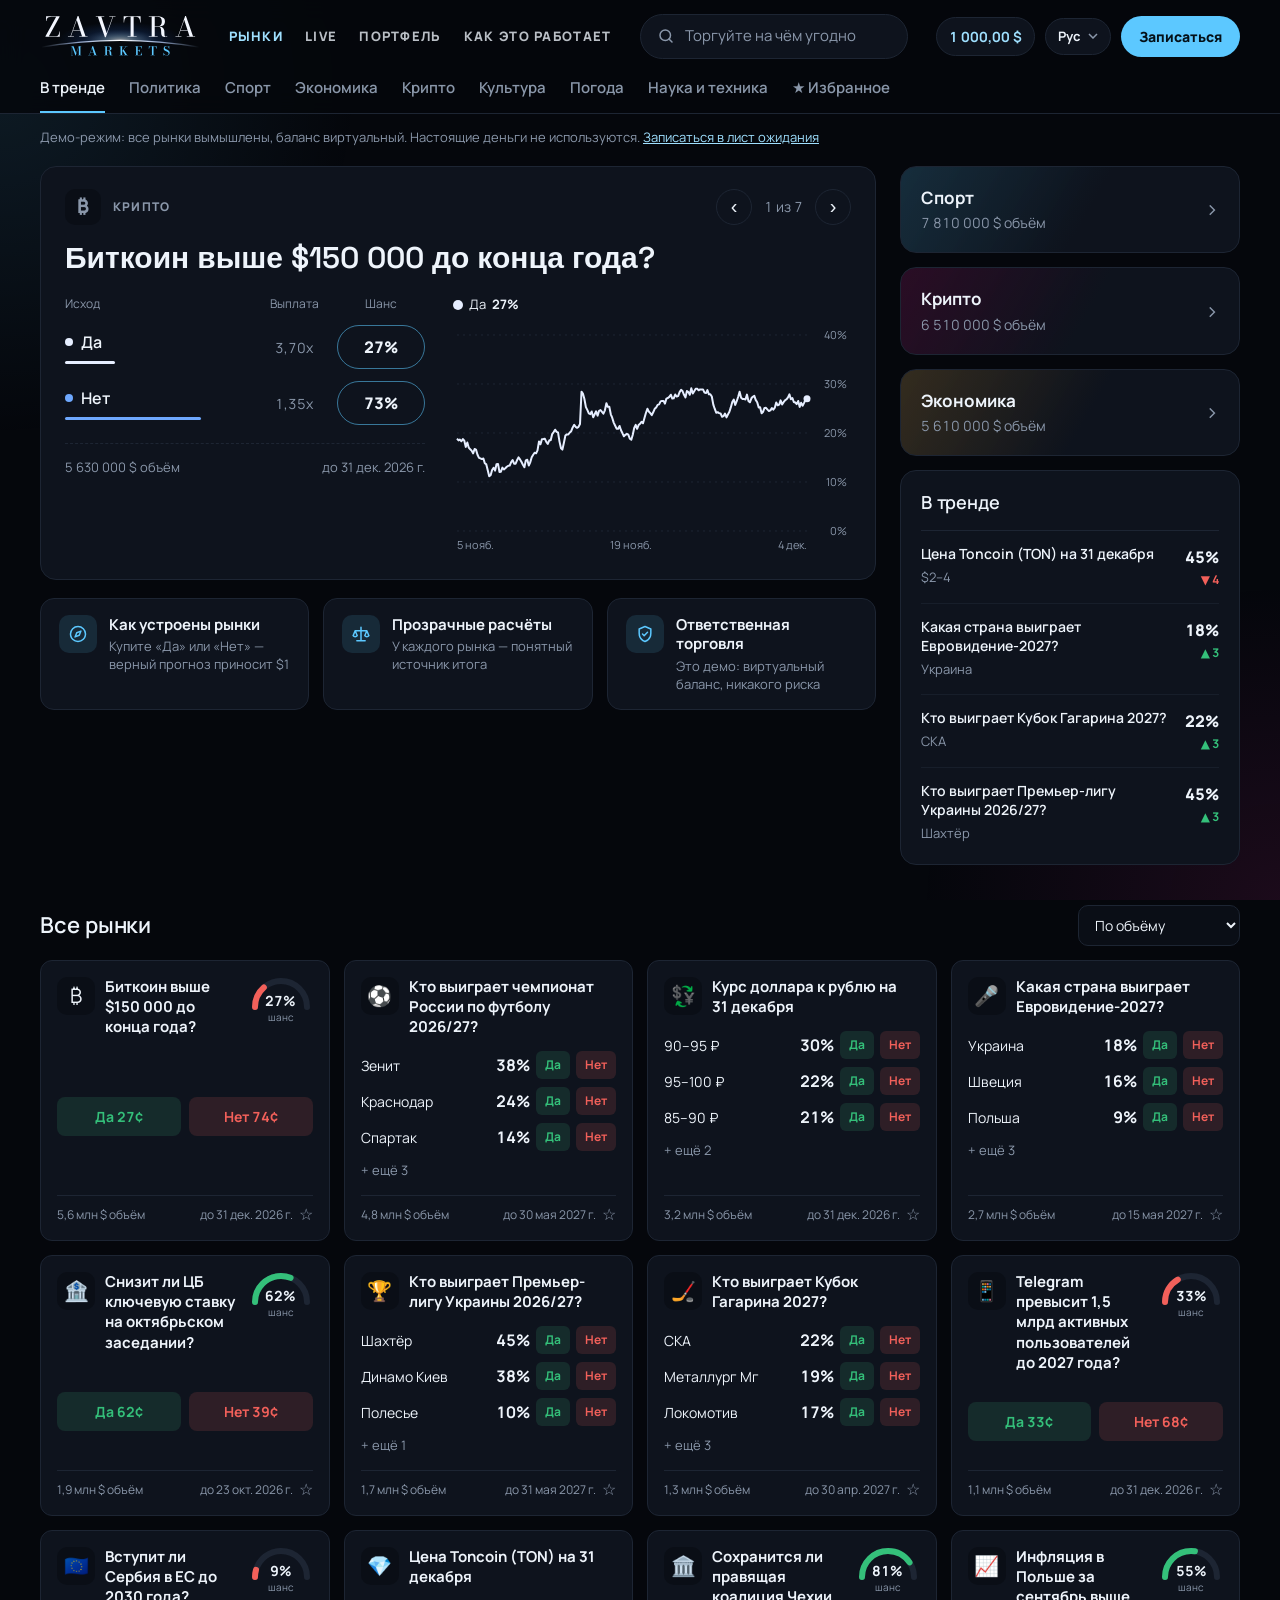
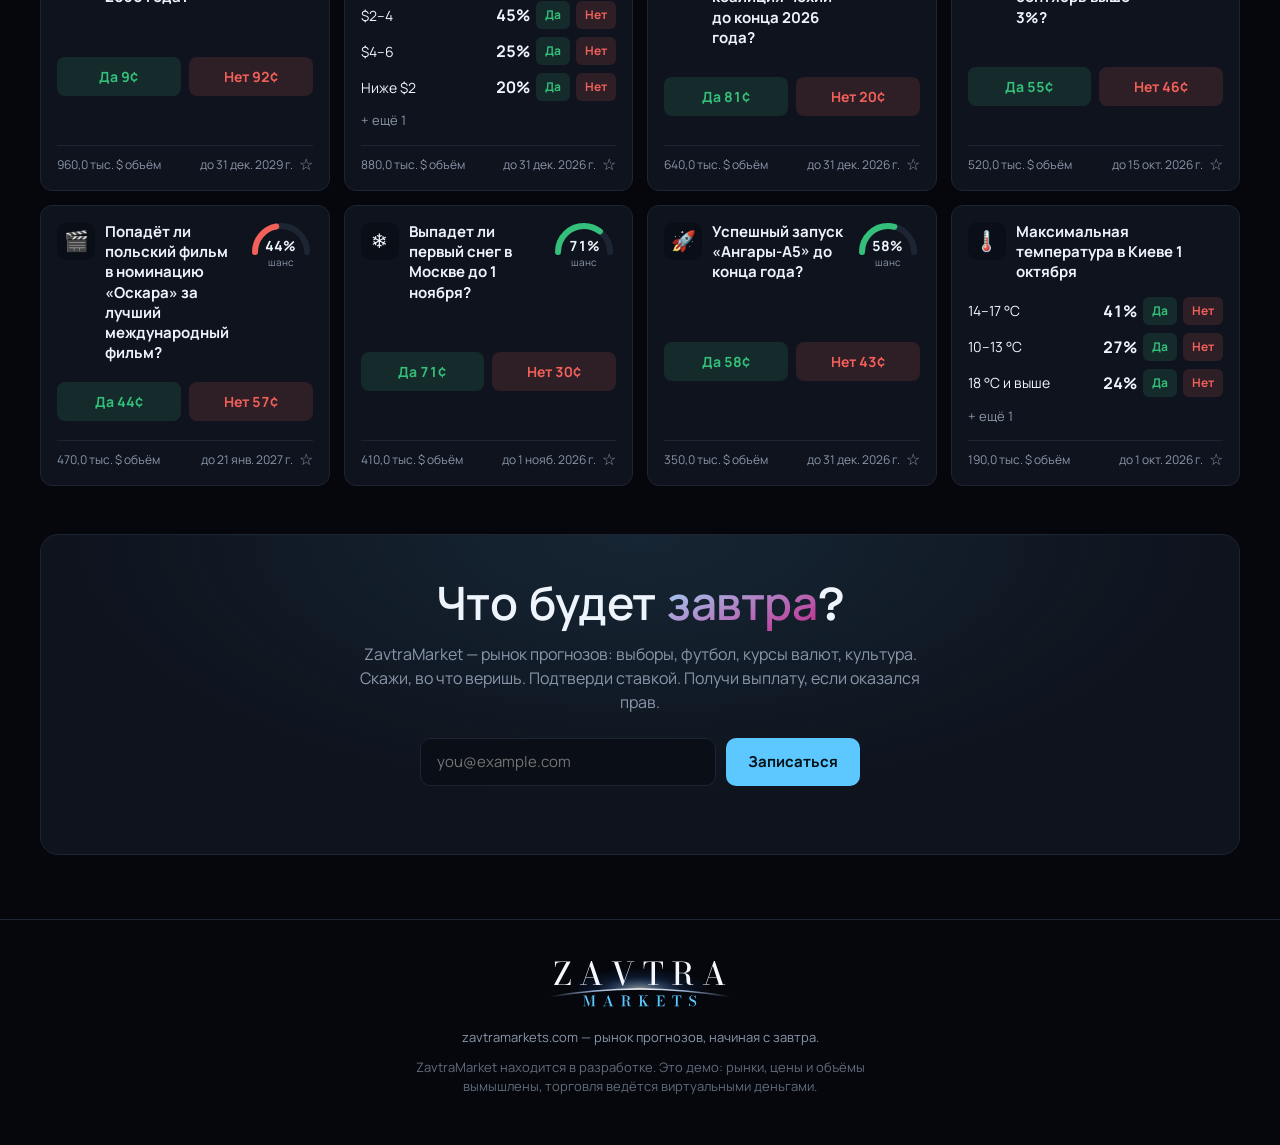
<file: index.html>
<!DOCTYPE html>
<html lang="ru">
<head>
<meta charset="UTF-8">
<meta name="viewport" content="width=device-width, initial-scale=1.0">
<title>ZavtraMarket — Что будет завтра?</title>
<meta name="description" content="ZavtraMarket — рынок прогнозов: политика, спорт, экономика, культура. Попробуйте демо и запишитесь в лист ожидания.">
<link rel="icon" href="data:image/svg+xml,%3Csvg xmlns='http://www.w3.org/2000/svg' viewBox='0 0 24 24'%3E%3Cstyle%3E.l{fill:%230b1020}@media (prefers-color-scheme:dark){.l{fill:%23f4f7ff}}%3C/style%3E%3Cdefs%3E%3CradialGradient id='fg' gradientUnits='userSpaceOnUse' cx='12.0' cy='20.2' r='10.5' gradientTransform='translate(12.0 20.2) scale(1 .6) translate(-12.0 -20.2)'%3E%3Cstop offset='0' stop-color='%23fff'/%3E%3Cstop offset='.2' stop-color='%237fb2ff' stop-opacity='.85'/%3E%3Cstop offset='.55' stop-color='%231f5fd1' stop-opacity='.32'/%3E%3Cstop offset='1' stop-color='%231f5fd1' stop-opacity='0'/%3E%3C/radialGradient%3E%3ClinearGradient id='fr' x1='1' x2='23' gradientUnits='userSpaceOnUse'%3E%3Cstop offset='0' stop-color='%23bcd4ff' stop-opacity='0'/%3E%3Cstop offset='.3' stop-color='%23bcd4ff'/%3E%3Cstop offset='.7' stop-color='%23bcd4ff'/%3E%3Cstop offset='1' stop-color='%23bcd4ff' stop-opacity='0'/%3E%3C/linearGradient%3E%3CclipPath id='fc'%3E%3Cpath d='M0 0H24V23Q12.0 16.8 0 23Z'/%3E%3C/clipPath%3E%3C/defs%3E%3Crect width='24' height='25' fill='url(%23fg)' clip-path='url(%23fc)'/%3E%3Cpath d='M1 23Q12.0 16.8 23 23' fill='none' stroke='url(%23fr)' stroke-width='0.7' stroke-linecap='round'/%3E%3Cpath class='l' transform='translate(6.219 16.6) scale(0.009500 -0.009500)' d='M42 0V72L812 1428H542Q406 1428 330.5 1398.0Q255 1368 218.0 1302.5Q181 1237 161 1130H89V1500H1162V1428L392 72H723Q859 72 934.0 104.0Q1009 136 1045.5 209.5Q1082 283 1102 410H1175V0Z'/%3E%3C/svg%3E">
<link rel="preconnect" href="https://fonts.googleapis.com">
<link rel="preconnect" href="https://fonts.gstatic.com" crossorigin>
<link href="https://fonts.googleapis.com/css2?family=Manrope:wght@400;500;600;700;800&family=Space+Grotesk:wght@500;600;700&display=swap" rel="stylesheet">
<link rel="stylesheet" href="style.css?v=a320ff88">
<link rel="stylesheet" href="app.css?v=f0f92065">
</head>
<body>

<div class="bg-glow" aria-hidden="true"></div>

<header class="topbar">
  <div class="topbar-row">
    <a class="brand" href="#/" aria-label="ZavtraMarket"><svg class="brand-logo" viewBox="-4 0 117.78 30.81" width="160.6" height="42" role="img" aria-label="Zavtra Markets"><defs><radialGradient id="lhg" gradientUnits="userSpaceOnUse" cx="54.89" cy="18.90" r="46.11" gradientTransform="translate(54.89 18.90) scale(1 .3) translate(-54.89 -18.90)"><stop offset="0" stop-color="#fff" stop-opacity=".6"/><stop offset=".25" stop-color="#9fd0ff" stop-opacity=".38"/><stop offset=".6" stop-color="#2f6fe0" stop-opacity=".14"/><stop offset="1" stop-color="#2f6fe0" stop-opacity="0"/></radialGradient><linearGradient id="lhr" gradientUnits="userSpaceOnUse" x1="-3" x2="112.78"><stop offset="0" stop-color="#bcd4ff" stop-opacity="0"/><stop offset=".25" stop-color="#bcd4ff" stop-opacity=".8"/><stop offset=".5" stop-color="#fff"/><stop offset=".75" stop-color="#bcd4ff" stop-opacity=".8"/><stop offset="1" stop-color="#bcd4ff" stop-opacity="0"/></linearGradient><clipPath id="lhs"><path d="M-10 -10H119.78V23.60L112.78 23.60Q54.89 13.60 -3 23.60L-10 23.60Z"/></clipPath></defs><rect x="-4" y="0" width="117.78" height="24.60" fill="url(#lhg)" clip-path="url(#lhs)"/><g fill="#f4f7ff"><path transform="translate(-0.40 16.00) scale(0.01000 -0.01000)" d="M40 0V32L824 1468H475Q339 1468 262.5 1433.5Q186 1399 154.0 1329.0Q122 1259 117 1152H85V1500H1074V1468L289 32H699Q836 32 911.5 68.0Q987 104 1019.0 182.5Q1051 261 1056 388H1089V0Z"/><path transform="translate(15.96 16.00) scale(0.01000 -0.01000)" d="M420 472V504H1054V472ZM823 1529 1342 32H1495V0H885V32H1084L695 1235L275 32H493V0H53V32H238L764 1529Z"/><path transform="translate(36.39 16.00) scale(0.01000 -0.01000)" d="M1498 1500V1468H1323L786 -29H722L202 1468H52V1500H671V1468H461L854 255L1286 1468H1040V1500Z"/><path transform="translate(56.84 16.00) scale(0.01000 -0.01000)" d="M342 0V32H562V1468H383Q297 1468 241.0 1437.5Q185 1407 152.0 1350.0Q119 1293 104.0 1215.0Q89 1137 86 1042H53V1500H1294V1042H1262Q1259 1137 1244.0 1215.0Q1229 1293 1195.5 1350.0Q1162 1407 1106.0 1437.5Q1050 1468 964 1468H785V32H1005V0Z"/><path transform="translate(75.25 16.00) scale(0.01000 -0.01000)" d="M413 758V777H710Q806 777 873.0 816.5Q940 856 974.0 932.5Q1008 1009 1008 1121Q1008 1233 974.0 1310.5Q940 1388 873.0 1428.0Q806 1468 710 1468H53V1500H724Q879 1500 995.5 1459.5Q1112 1419 1176.5 1335.0Q1241 1251 1241 1121Q1241 991 1180.5 911.0Q1120 831 1004.5 794.5Q889 758 724 758ZM53 0V32H706V0ZM267 17V1479H491V17ZM1214 -11Q1123 -11 1072.0 20.5Q1021 52 997.5 106.5Q974 161 967.5 228.0Q961 295 960.0 367.0Q959 439 952.5 506.5Q946 574 922.5 628.0Q899 682 847.0 714.0Q795 746 703 746H413V763H777Q919 763 1003.0 723.5Q1087 684 1129.0 618.0Q1171 552 1185.5 474.0Q1200 396 1201.0 318.0Q1202 240 1205.0 174.0Q1208 108 1226.5 68.5Q1245 29 1296 29Q1328 29 1353.5 35.5Q1379 42 1400 52L1411 22Q1387 9 1335.0 -1.0Q1283 -11 1214 -11Z"/><path transform="translate(94.83 16.00) scale(0.01000 -0.01000)" d="M420 472V504H1054V472ZM823 1529 1342 32H1495V0H885V32H1084L695 1235L275 32H493V0H53V32H238L764 1529Z"/></g><path d="M-3 23.60Q54.89 13.60 112.78 23.60" fill="none" stroke="url(#lhr)" stroke-width=".9" stroke-linecap="round"/><g fill="#5cc8ff"><path transform="translate(18.43 29.61) scale(0.00450 -0.00450)" d="M781 -20 225 1500H489L915 353L1311 1500H1353L829 -20ZM246 1500V39H393V0H62V39H204V1461H52V1500ZM1744 1500V1461H1604V39H1744V0H1182V39H1342V1500Z"/><path transform="translate(31.07 29.61) scale(0.00450 -0.00450)" d="M418 467V506H1046V467ZM855 1529 1371 39H1526V0H881V39H1068L690 1209L281 39H493V0H52V39H235L761 1529Z"/><path transform="translate(42.74 29.61) scale(0.00450 -0.00450)" d="M413 758V781H706Q802 781 868.0 818.0Q934 855 967.5 930.5Q1001 1006 1001 1121Q1001 1236 967.5 1311.5Q934 1387 868.0 1424.0Q802 1461 706 1461H52V1500H736Q896 1500 1017.0 1459.5Q1138 1419 1205.5 1335.0Q1273 1251 1273 1121Q1273 991 1209.5 911.0Q1146 831 1026.0 794.5Q906 758 736 758ZM52 0V39H731V0ZM260 21V1476H522V21ZM1226 -13Q1130 -13 1076.0 19.0Q1022 51 996.5 105.0Q971 159 964.0 226.0Q957 293 956.0 364.5Q955 436 949.0 503.0Q943 570 920.5 624.0Q898 678 846.0 710.0Q794 742 702 742H413V763H814Q955 763 1037.0 723.5Q1119 684 1160.5 619.0Q1202 554 1215.5 477.0Q1229 400 1230.0 323.0Q1231 246 1234.0 181.0Q1237 116 1256.0 76.5Q1275 37 1326 37Q1358 37 1383.0 44.0Q1408 51 1429 61L1442 23Q1418 10 1360.5 -1.5Q1303 -13 1226 -13Z"/><path transform="translate(54.02 29.61) scale(0.00450 -0.00450)" d="M282 434 1114 1461H900V1500H1380V1461H1170L338 434ZM52 0V39H232V1461H52V1500H694V1461H495V39H682V0ZM790 0V39H980L567 769L740 969L1291 39H1470V0Z"/><path transform="translate(65.44 29.61) scale(0.00450 -0.00450)" d="M52 0V39H232V1461H52V1500H1168V1090H1129Q1120 1197 1078.5 1281.0Q1037 1365 959.0 1413.0Q881 1461 764 1461H495V39H744Q881 39 967.0 89.0Q1053 139 1096.5 231.0Q1140 323 1149 450H1188V0ZM807 539Q798 606 765.5 654.5Q733 703 684.5 729.5Q636 756 579 756H445V795H579Q636 795 684.5 819.5Q733 844 765.5 890.5Q798 937 807 1004H846V539Z"/><path transform="translate(75.58 29.61) scale(0.00450 -0.00450)" d="M338 0V39H558V1461H405Q322 1461 265.0 1430.0Q208 1399 172.5 1341.5Q137 1284 118.0 1205.5Q99 1127 92 1032H52V1500H1326V1032H1287Q1281 1127 1261.5 1205.5Q1242 1284 1206.0 1341.5Q1170 1399 1113.5 1430.0Q1057 1461 973 1461H820V39H1040V0Z"/><path transform="translate(86.11 29.61) scale(0.00450 -0.00450)" d="M629 -29Q511 -29 422.5 8.5Q334 46 272 110L138 -20H103V427H142Q165 345 203.5 270.5Q242 196 299.0 137.5Q356 79 434.0 45.0Q512 11 613 11Q713 11 785.5 46.0Q858 81 897.0 145.5Q936 210 936 299Q936 383 892.5 440.0Q849 497 777.5 539.0Q706 581 620.5 617.0Q535 653 449.5 694.0Q364 735 292.5 792.0Q221 849 177.5 931.0Q134 1013 134 1132Q134 1252 194.0 1339.0Q254 1426 352.5 1473.0Q451 1520 567 1520Q660 1520 739.5 1490.5Q819 1461 879 1402L1011 1520H1044V1085H1005Q973 1211 914.0 1299.0Q855 1387 772.0 1432.0Q689 1477 583 1477Q455 1477 387.0 1414.0Q319 1351 319 1248Q319 1173 362.0 1120.5Q405 1068 475.5 1028.0Q546 988 631.0 951.5Q716 915 800.5 871.5Q885 828 955.5 768.5Q1026 709 1069.0 624.0Q1112 539 1112 418Q1112 282 1050.0 181.5Q988 81 879.0 26.0Q770 -29 629 -29Z"/></g></svg></a>
    <nav class="app-nav" id="app-nav">
      <a class="nav-link" data-view="list" href="#/" data-s="navMarkets">Рынки</a>
      <a class="nav-link" data-view="live" href="#/live"><span data-s="navLive">Live</span> <span class="live-count" id="live-count"></span></a>
      <a class="nav-link" data-view="portfolio" href="#/portfolio" data-s="navPortfolio">Портфель</a>
      <a class="nav-link" data-view="how" href="#/how" data-s="howTitle">Как это работает</a>
    </nav>
    <label class="global-search">
      <svg class="search-icon" viewBox="0 0 24 24" width="18" height="18" aria-hidden="true"><circle cx="11" cy="11" r="7" fill="none" stroke="currentColor" stroke-width="2"/><path d="M20 20l-4-4" stroke="currentColor" stroke-width="2" stroke-linecap="round"/></svg>
      <span class="sr-only" data-s="searchAnything">Торгуйте на чём угодно</span>
      <input id="search" type="search" autocomplete="off" placeholder="Торгуйте на чём угодно" data-s-placeholder="searchAnything">
    </label>
    <div class="header-actions">
      <a class="balance-chip" href="#/portfolio"><span class="sr-only" data-s="balance">Баланс</span><span id="balance"></span></a>
      <select id="lang-select" class="lang-select" aria-label="Язык"></select>
      <button type="button" class="btn-primary" data-action="waitlist" data-s="signUp">Записаться</button>
    </div>
  </div>
  <nav class="cat-bar" id="cat-bar" aria-label="Категории"></nav>
</header>

<p class="demo-banner"><span data-s="demoBanner">Демо-режим: все рынки вымышлены, баланс виртуальный. Настоящие деньги не используются.</span>
  <button type="button" class="link-button inline" data-action="waitlist" data-s="joinWaitlist">Записаться в лист ожидания</button></p>

<main id="app" class="app-main"></main>

<footer class="site-footer">
  <a class="brand footer-brand" href="#/" aria-label="ZavtraMarket"><svg class="brand-logo" viewBox="-4 0 117.78 30.81" width="183.5" height="48" role="img" aria-label="Zavtra Markets"><defs><radialGradient id="lfg" gradientUnits="userSpaceOnUse" cx="54.89" cy="18.90" r="46.11" gradientTransform="translate(54.89 18.90) scale(1 .3) translate(-54.89 -18.90)"><stop offset="0" stop-color="#fff" stop-opacity=".6"/><stop offset=".25" stop-color="#9fd0ff" stop-opacity=".38"/><stop offset=".6" stop-color="#2f6fe0" stop-opacity=".14"/><stop offset="1" stop-color="#2f6fe0" stop-opacity="0"/></radialGradient><linearGradient id="lfr" gradientUnits="userSpaceOnUse" x1="-3" x2="112.78"><stop offset="0" stop-color="#bcd4ff" stop-opacity="0"/><stop offset=".25" stop-color="#bcd4ff" stop-opacity=".8"/><stop offset=".5" stop-color="#fff"/><stop offset=".75" stop-color="#bcd4ff" stop-opacity=".8"/><stop offset="1" stop-color="#bcd4ff" stop-opacity="0"/></linearGradient><clipPath id="lfs"><path d="M-10 -10H119.78V23.60L112.78 23.60Q54.89 13.60 -3 23.60L-10 23.60Z"/></clipPath></defs><rect x="-4" y="0" width="117.78" height="24.60" fill="url(#lfg)" clip-path="url(#lfs)"/><g fill="#f4f7ff"><path transform="translate(-0.40 16.00) scale(0.01000 -0.01000)" d="M40 0V32L824 1468H475Q339 1468 262.5 1433.5Q186 1399 154.0 1329.0Q122 1259 117 1152H85V1500H1074V1468L289 32H699Q836 32 911.5 68.0Q987 104 1019.0 182.5Q1051 261 1056 388H1089V0Z"/><path transform="translate(15.96 16.00) scale(0.01000 -0.01000)" d="M420 472V504H1054V472ZM823 1529 1342 32H1495V0H885V32H1084L695 1235L275 32H493V0H53V32H238L764 1529Z"/><path transform="translate(36.39 16.00) scale(0.01000 -0.01000)" d="M1498 1500V1468H1323L786 -29H722L202 1468H52V1500H671V1468H461L854 255L1286 1468H1040V1500Z"/><path transform="translate(56.84 16.00) scale(0.01000 -0.01000)" d="M342 0V32H562V1468H383Q297 1468 241.0 1437.5Q185 1407 152.0 1350.0Q119 1293 104.0 1215.0Q89 1137 86 1042H53V1500H1294V1042H1262Q1259 1137 1244.0 1215.0Q1229 1293 1195.5 1350.0Q1162 1407 1106.0 1437.5Q1050 1468 964 1468H785V32H1005V0Z"/><path transform="translate(75.25 16.00) scale(0.01000 -0.01000)" d="M413 758V777H710Q806 777 873.0 816.5Q940 856 974.0 932.5Q1008 1009 1008 1121Q1008 1233 974.0 1310.5Q940 1388 873.0 1428.0Q806 1468 710 1468H53V1500H724Q879 1500 995.5 1459.5Q1112 1419 1176.5 1335.0Q1241 1251 1241 1121Q1241 991 1180.5 911.0Q1120 831 1004.5 794.5Q889 758 724 758ZM53 0V32H706V0ZM267 17V1479H491V17ZM1214 -11Q1123 -11 1072.0 20.5Q1021 52 997.5 106.5Q974 161 967.5 228.0Q961 295 960.0 367.0Q959 439 952.5 506.5Q946 574 922.5 628.0Q899 682 847.0 714.0Q795 746 703 746H413V763H777Q919 763 1003.0 723.5Q1087 684 1129.0 618.0Q1171 552 1185.5 474.0Q1200 396 1201.0 318.0Q1202 240 1205.0 174.0Q1208 108 1226.5 68.5Q1245 29 1296 29Q1328 29 1353.5 35.5Q1379 42 1400 52L1411 22Q1387 9 1335.0 -1.0Q1283 -11 1214 -11Z"/><path transform="translate(94.83 16.00) scale(0.01000 -0.01000)" d="M420 472V504H1054V472ZM823 1529 1342 32H1495V0H885V32H1084L695 1235L275 32H493V0H53V32H238L764 1529Z"/></g><path d="M-3 23.60Q54.89 13.60 112.78 23.60" fill="none" stroke="url(#lfr)" stroke-width=".9" stroke-linecap="round"/><g fill="#5cc8ff"><path transform="translate(18.43 29.61) scale(0.00450 -0.00450)" d="M781 -20 225 1500H489L915 353L1311 1500H1353L829 -20ZM246 1500V39H393V0H62V39H204V1461H52V1500ZM1744 1500V1461H1604V39H1744V0H1182V39H1342V1500Z"/><path transform="translate(31.07 29.61) scale(0.00450 -0.00450)" d="M418 467V506H1046V467ZM855 1529 1371 39H1526V0H881V39H1068L690 1209L281 39H493V0H52V39H235L761 1529Z"/><path transform="translate(42.74 29.61) scale(0.00450 -0.00450)" d="M413 758V781H706Q802 781 868.0 818.0Q934 855 967.5 930.5Q1001 1006 1001 1121Q1001 1236 967.5 1311.5Q934 1387 868.0 1424.0Q802 1461 706 1461H52V1500H736Q896 1500 1017.0 1459.5Q1138 1419 1205.5 1335.0Q1273 1251 1273 1121Q1273 991 1209.5 911.0Q1146 831 1026.0 794.5Q906 758 736 758ZM52 0V39H731V0ZM260 21V1476H522V21ZM1226 -13Q1130 -13 1076.0 19.0Q1022 51 996.5 105.0Q971 159 964.0 226.0Q957 293 956.0 364.5Q955 436 949.0 503.0Q943 570 920.5 624.0Q898 678 846.0 710.0Q794 742 702 742H413V763H814Q955 763 1037.0 723.5Q1119 684 1160.5 619.0Q1202 554 1215.5 477.0Q1229 400 1230.0 323.0Q1231 246 1234.0 181.0Q1237 116 1256.0 76.5Q1275 37 1326 37Q1358 37 1383.0 44.0Q1408 51 1429 61L1442 23Q1418 10 1360.5 -1.5Q1303 -13 1226 -13Z"/><path transform="translate(54.02 29.61) scale(0.00450 -0.00450)" d="M282 434 1114 1461H900V1500H1380V1461H1170L338 434ZM52 0V39H232V1461H52V1500H694V1461H495V39H682V0ZM790 0V39H980L567 769L740 969L1291 39H1470V0Z"/><path transform="translate(65.44 29.61) scale(0.00450 -0.00450)" d="M52 0V39H232V1461H52V1500H1168V1090H1129Q1120 1197 1078.5 1281.0Q1037 1365 959.0 1413.0Q881 1461 764 1461H495V39H744Q881 39 967.0 89.0Q1053 139 1096.5 231.0Q1140 323 1149 450H1188V0ZM807 539Q798 606 765.5 654.5Q733 703 684.5 729.5Q636 756 579 756H445V795H579Q636 795 684.5 819.5Q733 844 765.5 890.5Q798 937 807 1004H846V539Z"/><path transform="translate(75.58 29.61) scale(0.00450 -0.00450)" d="M338 0V39H558V1461H405Q322 1461 265.0 1430.0Q208 1399 172.5 1341.5Q137 1284 118.0 1205.5Q99 1127 92 1032H52V1500H1326V1032H1287Q1281 1127 1261.5 1205.5Q1242 1284 1206.0 1341.5Q1170 1399 1113.5 1430.0Q1057 1461 973 1461H820V39H1040V0Z"/><path transform="translate(86.11 29.61) scale(0.00450 -0.00450)" d="M629 -29Q511 -29 422.5 8.5Q334 46 272 110L138 -20H103V427H142Q165 345 203.5 270.5Q242 196 299.0 137.5Q356 79 434.0 45.0Q512 11 613 11Q713 11 785.5 46.0Q858 81 897.0 145.5Q936 210 936 299Q936 383 892.5 440.0Q849 497 777.5 539.0Q706 581 620.5 617.0Q535 653 449.5 694.0Q364 735 292.5 792.0Q221 849 177.5 931.0Q134 1013 134 1132Q134 1252 194.0 1339.0Q254 1426 352.5 1473.0Q451 1520 567 1520Q660 1520 739.5 1490.5Q819 1461 879 1402L1011 1520H1044V1085H1005Q973 1211 914.0 1299.0Q855 1387 772.0 1432.0Q689 1477 583 1477Q455 1477 387.0 1414.0Q319 1351 319 1248Q319 1173 362.0 1120.5Q405 1068 475.5 1028.0Q546 988 631.0 951.5Q716 915 800.5 871.5Q885 828 955.5 768.5Q1026 709 1069.0 624.0Q1112 539 1112 418Q1112 282 1050.0 181.5Q988 81 879.0 26.0Q770 -29 629 -29Z"/></g></svg></a>
  <p data-s="footerTagline">zavtramarkets.com — рынок прогнозов, начиная с завтра.</p>
  <p class="fine-print" data-s="footer">ZavtraMarket находится в разработке. Это демо: рынки, цены и объёмы вымышлены, торговля ведётся виртуальными деньгами.</p>
</footer>

<dialog id="waitlist-dialog" class="dialog" aria-labelledby="waitlist-title">
  <form method="dialog"><button class="dialog-close" aria-label="Закрыть" data-s-aria="close">×</button></form>
  <h2 id="waitlist-title" data-s="ctaTitle">Узнай первым о запуске.</h2>
  <p class="dialog-text" data-s="ctaText">Никакого спама. Одно письмо в день запуска ZavtraMarket.</p>
  <div id="dialog-form"></div>
</dialog>

<div id="toasts" class="toasts" aria-live="polite"></div>

<script src="strings.js?v=1228b7c6"></script>
<script src="data.js?v=c71944c4"></script>
<script src="app.js?v=c54baae8"></script>
</body>
</html>
</file>
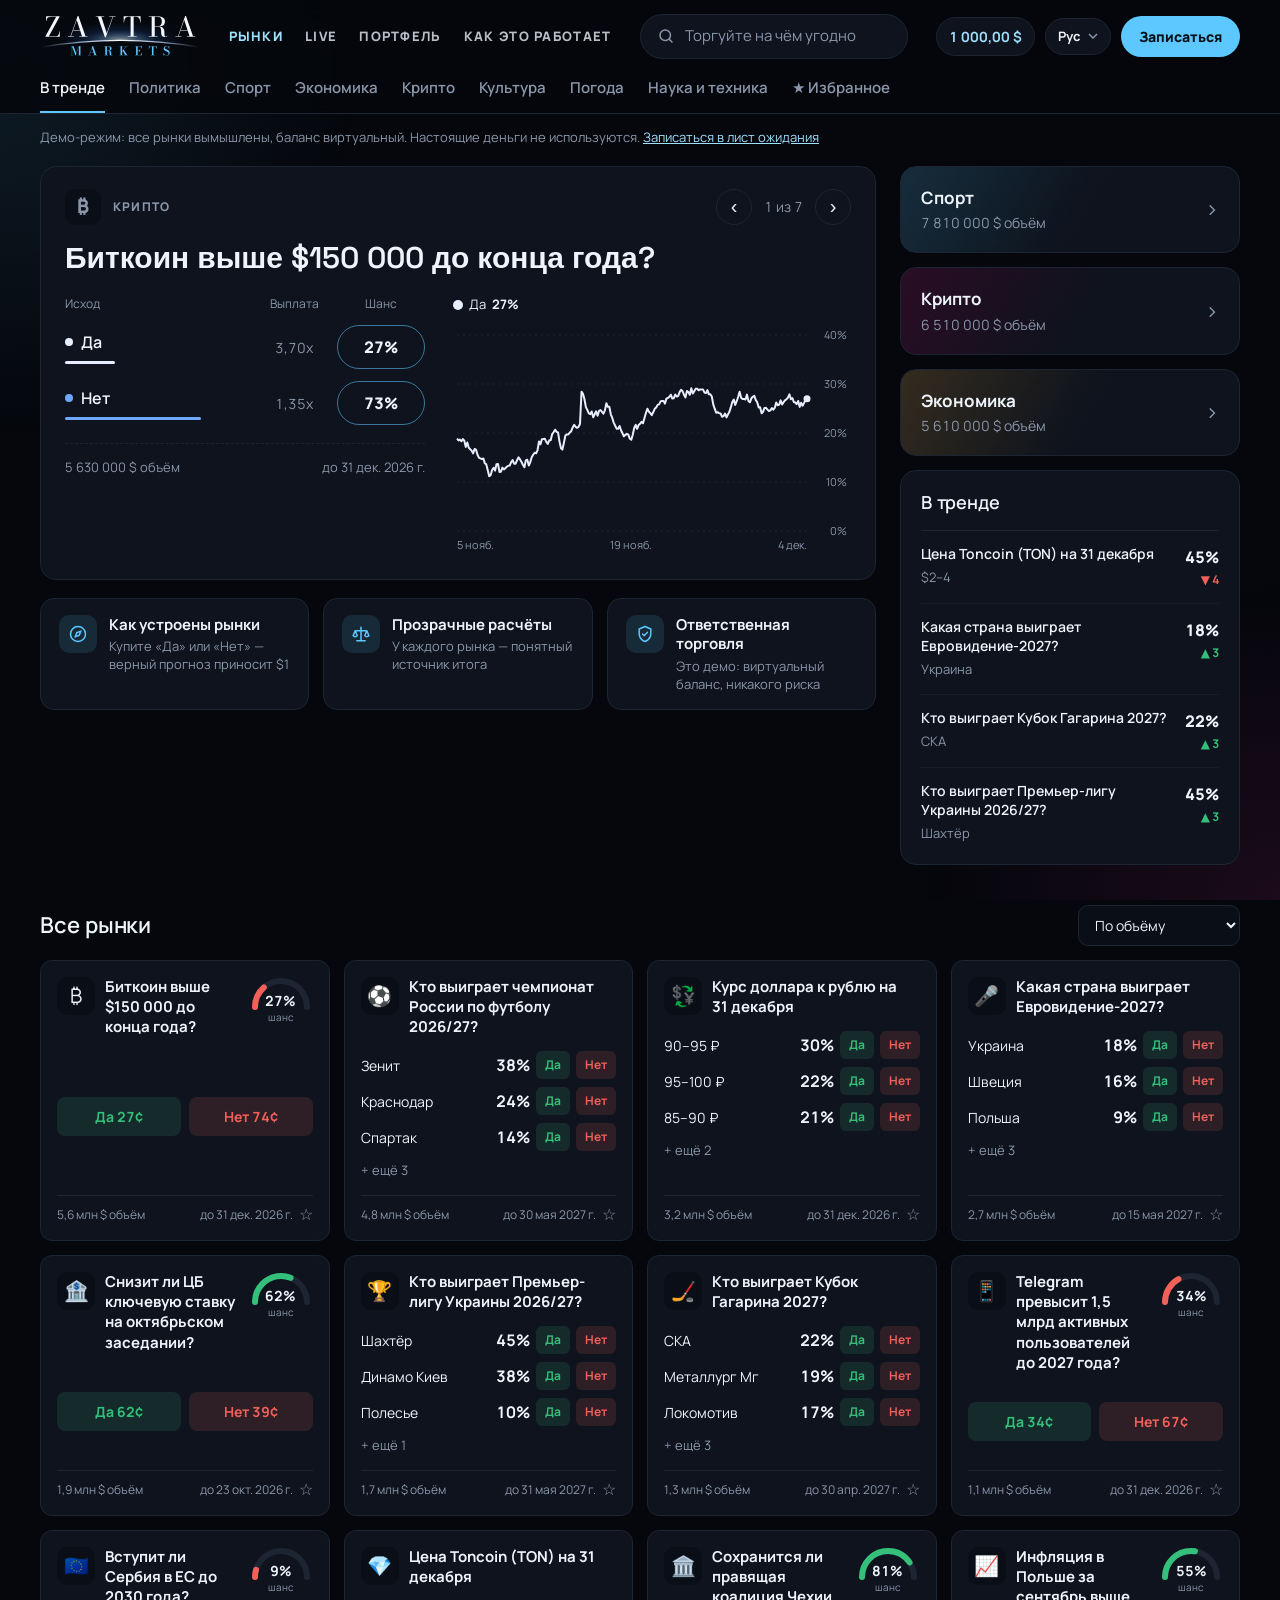
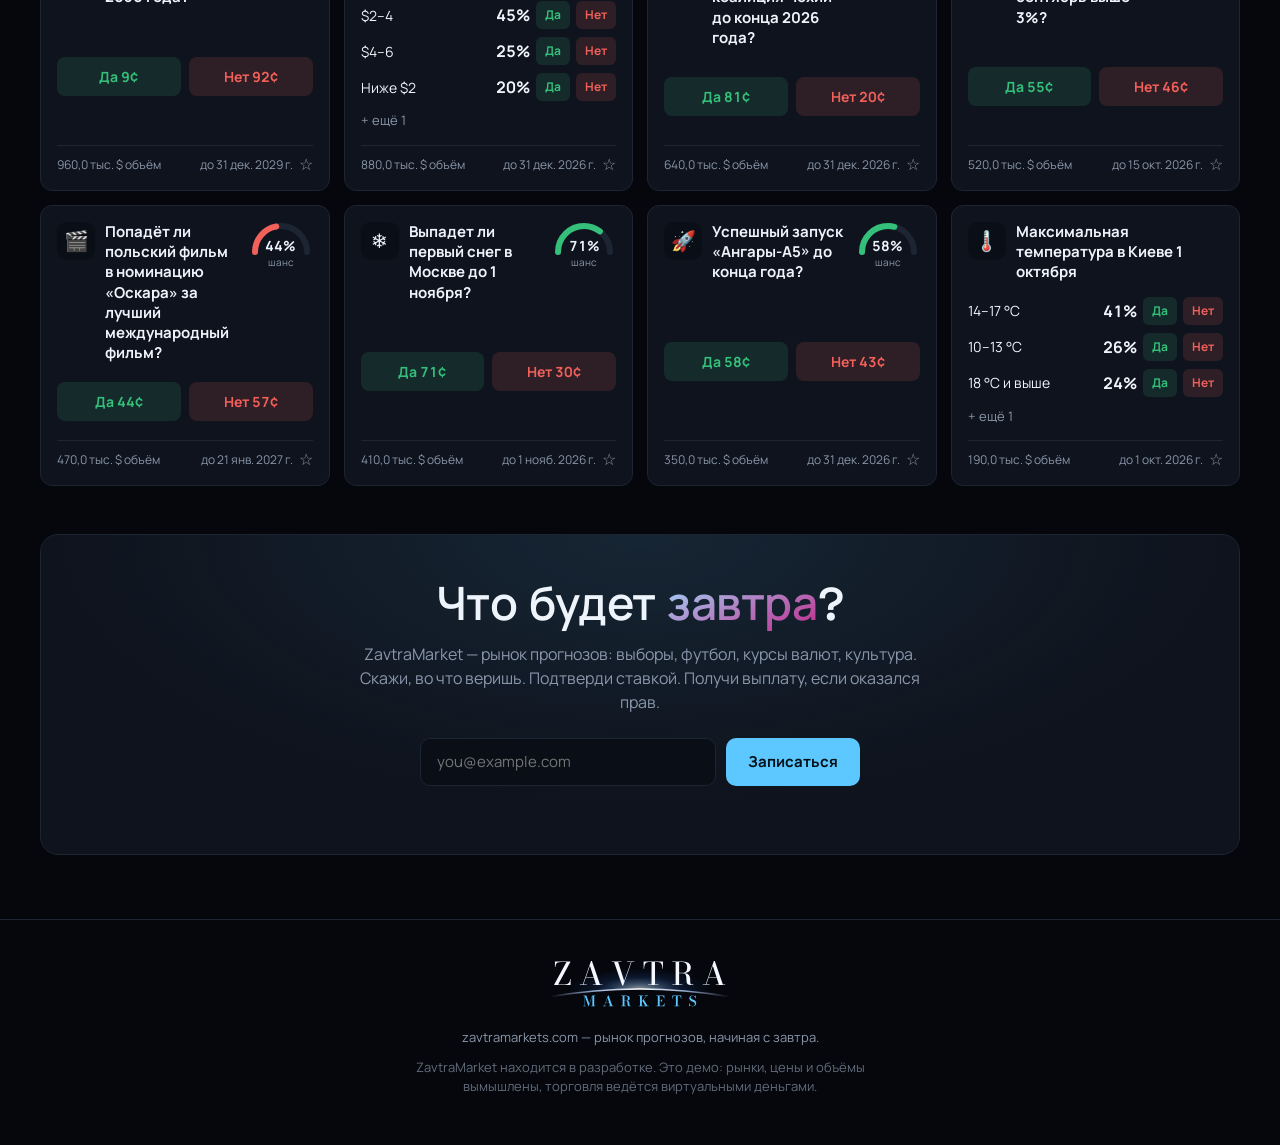
<file: markets/index.html>
<!DOCTYPE html>
<html lang="ru">
<head>
<meta charset="UTF-8">
<title>ZavtraMarket</title>
<link rel="canonical" href="https://zavtramarkets.com/">
<!-- The markets demo now lives on the home page; keep old links (and their #/… routes) working. -->
<script>location.replace("../" + location.hash);</script>
<meta http-equiv="refresh" content="0; url=../">
</head>
<body><a href="../">ZavtraMarket</a></body>
</html>
</file>
<file: style.css>
/* Shared base: tokens, page chrome, the logo and the waitlist form. App styles live in app.css. */

:root {
  color-scheme: dark;
  --bg: #05070c;
  --bg-alt: #0a0e16;
  --card: #0e131d;
  --card-hover: #121926;
  --border: #1d2533;
  --text: #eef4fb;
  --text-dim: #8a97aa;
  --accent: #5cc8ff;
  --accent-strong: #9fe0ff;
  --accent-2: #c2268a;
  --accent-rgb: 92, 200, 255;
  --magenta-rgb: 194, 38, 138;
  --on-accent: #041018;
  --success: #34c07a;
  --danger: #f2605a;
  --on-success: #fff;
  --on-danger: #fff;
  --radius: 12px;
  font-size: 16px;
}

* { box-sizing: border-box; }

html { scroll-behavior: smooth; }

body {
  margin: 0;
  min-height: 100vh;
  background: var(--bg);
  color: var(--text);
  font-family: "Manrope", system-ui, -apple-system, "Segoe UI", sans-serif;
  line-height: 1.5;
  -webkit-font-smoothing: antialiased;
  overflow-x: hidden;
}

h1, h2, h3 {
  font-family: "Space Grotesk", "Manrope", system-ui, sans-serif;
  font-weight: 600;
  letter-spacing: -0.01em;
  margin: 0;
}

p { margin: 0; }

.sr-only {
  position: absolute;
  width: 1px; height: 1px;
  padding: 0; margin: -1px;
  overflow: hidden;
  clip: rect(0,0,0,0);
  white-space: nowrap;
  border: 0;
}

/* 2001-poster light: icy glow top-left, magenta nebula bottom-right, both faint. */
.bg-glow {
  position: fixed;
  inset: 0;
  background:
    radial-gradient(40% 55% at 0% 10%, rgba(var(--accent-rgb), 0.1), transparent 70%),
    radial-gradient(40% 50% at 100% 100%, rgba(var(--magenta-rgb), 0.12), transparent 70%);
  pointer-events: none;
  z-index: 0;
}

main, .site-footer, .demo-banner { position: relative; z-index: 1; }

/* The logo: ZAVTRA rising behind the Earth's curve, MARKETS on the Earth below (inline SVG). */
.brand { display: inline-flex; flex: none; text-decoration: none; }
.brand-logo { display: block; } /* sized by its width/height attributes */

/* Highlighted words, e.g. "завтра" in the slogan. */
.logo-text {
  background: linear-gradient(155deg, var(--accent-strong), var(--accent-2));
  -webkit-background-clip: text;
  background-clip: text;
  color: transparent;
}

.waitlist-form {
  display: flex;
  gap: 10px;
  max-width: 440px;
  margin: 24px auto 0;
  flex-wrap: wrap;
  justify-content: center;
}

.waitlist-form input {
  flex: 1 1 240px;
  background: var(--bg-alt);
  border: 1px solid var(--border);
  color: var(--text);
  font: inherit;
  font-size: 15px;
  padding: 12px 16px;
  border-radius: 10px;
  outline: none;
  transition: border-color 0.15s ease;
}

.waitlist-form input:focus { border-color: var(--accent); }

.waitlist-form button {
  flex: 0 0 auto;
  background: var(--accent);
  color: var(--on-accent);
  border: none;
  font: inherit;
  font-weight: 700;
  font-size: 15px;
  padding: 12px 22px;
  border-radius: 10px;
  cursor: pointer;
  transition: transform 0.15s ease, filter 0.15s ease;
}

.waitlist-form button:hover { filter: brightness(1.06); }
.waitlist-form button:active { transform: scale(0.97); }

.form-message {
  min-height: 20px;
  margin-top: 12px;
  font-size: 14px;
  font-weight: 600;
}

.form-message.success { color: var(--success); }
.form-message.error { color: var(--danger); }

.site-footer {
  border-top: 1px solid var(--border);
  padding: 40px 20px 48px;
  text-align: center;
  color: var(--text-dim);
  font-size: 13px;
}

.site-footer .brand { margin-bottom: 14px; }
.site-footer p { margin-top: 6px; }
.site-footer .fine-print { max-width: 520px; margin: 10px auto 0; opacity: 0.7; }

@media (prefers-reduced-motion: reduce) {
  html { scroll-behavior: auto; }
}
</file>
<file: app.css>
/* Markets app. Builds on the tokens and base styles in style.css. */

:root {
  --yes: var(--success);
  --yes-soft: rgba(63, 191, 127, 0.14);
  --no: var(--danger);
  --no-soft: rgba(240, 100, 94, 0.14);
  --app-width: 1240px;
}

a { color: inherit; }

/* ---------- header ---------- */

.topbar {
  position: sticky;
  top: 0;
  z-index: 30;
  background: rgba(5, 7, 12, 0.88);
  backdrop-filter: blur(12px);
  -webkit-backdrop-filter: blur(12px);
  border-bottom: 1px solid var(--border);
}
.topbar-row {
  max-width: var(--app-width);
  margin: 0 auto;
  padding: 14px 20px 10px;
  display: flex;
  align-items: center;
  gap: 28px;
}

.app-nav { display: flex; align-items: center; gap: 22px; }
.nav-link {
  text-decoration: none;
  color: var(--text);
  opacity: 0.78;
  font-weight: 800;
  font-size: 13px;
  letter-spacing: 0.1em;
  text-transform: uppercase;
  white-space: nowrap;
  padding: 6px 0;
  transition: opacity 0.15s ease, color 0.15s ease;
}
.nav-link:hover { opacity: 1; }
.nav-link.active { opacity: 1; color: var(--accent-strong); }
.live-count { color: var(--danger); margin-left: 2px; }
.live-count[hidden] { display: none; }

.global-search {
  flex: 1;
  min-width: 160px;
  max-width: 420px;
  margin-left: auto;
  display: flex;
  align-items: center;
  gap: 10px;
  padding: 0 16px;
  background: var(--card);
  border: 1px solid var(--border);
  border-radius: 999px;
  color: var(--text-dim);
  transition: border-color 0.15s ease;
}
.global-search:focus-within { border-color: var(--accent); }
.global-search input {
  flex: 1;
  min-width: 0;
  background: none;
  border: 0;
  outline: none;
  color: var(--text);
  font: inherit;
  font-size: 15px;
  padding: 10px 0;
}
.global-search input::placeholder { color: var(--text-dim); }

.header-actions { display: flex; align-items: center; gap: 10px; flex: none; }

.balance-chip {
  text-decoration: none;
  font-weight: 700;
  font-size: 14px;
  font-variant-numeric: tabular-nums;
  padding: 8px 12px;
  border-radius: 999px;
  border: 1px solid var(--border);
  background: var(--card);
  color: var(--accent-strong);
  white-space: nowrap;
}

.lang-select {
  appearance: none;
  -webkit-appearance: none;
  background: var(--card) url("data:image/svg+xml,%3Csvg xmlns='http://www.w3.org/2000/svg' width='10' height='6'%3E%3Cpath d='M1 1l4 4 4-4' fill='none' stroke='%238a97aa' stroke-width='1.5'/%3E%3C/svg%3E") no-repeat right 12px center;
  border: 1px solid var(--border);
  color: var(--text);
  font: inherit;
  font-size: 13px;
  font-weight: 700;
  padding: 8px 28px 8px 12px;
  border-radius: 999px;
  cursor: pointer;
}

.btn-primary {
  background: var(--accent);
  color: var(--on-accent);
  border: 0;
  border-radius: 999px;
  font: inherit;
  font-weight: 800;
  font-size: 14px;
  padding: 10px 18px;
  cursor: pointer;
  white-space: nowrap;
  transition: filter 0.15s ease, transform 0.15s ease;
}
.btn-primary:hover { filter: brightness(1.08); }
.btn-primary:active { transform: scale(0.97); }

.cat-bar {
  max-width: var(--app-width);
  margin: 0 auto;
  padding: 0 20px;
  display: flex;
  gap: 24px;
  overflow-x: auto;
  scrollbar-width: none;
}
.cat-bar::-webkit-scrollbar { display: none; }
.cat {
  flex: none;
  text-decoration: none;
  color: var(--text-dim);
  font-size: 15px;
  font-weight: 600;
  padding: 8px 0 12px;
  border-bottom: 2px solid transparent;
}
.cat:hover { color: var(--text); }
.cat.active { color: var(--text); border-bottom-color: var(--accent); }

.demo-banner {
  max-width: var(--app-width);
  margin: 14px auto 0;
  padding: 0 20px;
  color: var(--text-dim);
  font-size: 13px;
}

.app-main {
  max-width: var(--app-width);
  margin: 0 auto;
  padding: 18px 20px 64px;
  min-height: 60vh;
}

/* ---------- shared bits ---------- */

.panel {
  background: var(--card);
  border: 1px solid var(--border);
  border-radius: var(--radius);
  padding: 18px;
}
.panel h2 { font-size: 16px; margin-bottom: 12px; }
.panel h2 + p { color: var(--text-dim); font-size: 14px; }
.panel p + h2 { margin-top: 20px; }

.crumb { color: var(--text-dim); font-size: 13px; font-weight: 600; }
.crumb a { text-decoration: none; }
.crumb a:hover { color: var(--accent-strong); }

.empty { color: var(--text-dim); padding: 40px 0; text-align: center; }
.empty a { color: var(--accent-strong); }
.muted { color: var(--text-dim); }
.gain { color: var(--yes); font-style: normal; }
.loss { color: var(--no); }

.delta { font-size: 12px; font-weight: 700; font-variant-numeric: tabular-nums; }
.delta.up { color: var(--yes); }
.delta.down { color: var(--no); }
.delta.flat { color: var(--text-dim); }

@keyframes flash { from { background: rgba(var(--accent-rgb), 0.35); } to { background: transparent; } }
.flash { animation: flash 0.9s ease-out; border-radius: 4px; }

.star {
  background: none;
  border: 0;
  color: var(--text-dim);
  font-size: 18px;
  line-height: 1;
  padding: 4px;
  cursor: pointer;
  border-radius: 6px;
}
.star:hover, .star.on { color: var(--accent-strong); }

.btn-yes, .btn-no, .mini-yes, .mini-no {
  text-decoration: none;
  font-weight: 700;
  font-size: 14px;
  text-align: center;
  border-radius: 8px;
  padding: 9px 10px;
  white-space: nowrap;
  font-variant-numeric: tabular-nums;
  transition: background-color 0.15s ease, color 0.15s ease;
}
.btn-yes, .mini-yes { background: var(--yes-soft); color: var(--yes); }
.btn-no, .mini-no { background: var(--no-soft); color: var(--no); }
.btn-yes:hover, .btn-yes.active, .mini-yes:hover { background: var(--yes); color: var(--on-success); }
.btn-no:hover, .btn-no.active, .mini-no:hover { background: var(--no); color: var(--on-danger); }
.mini-yes, .mini-no { font-size: 12px; padding: 5px 9px; border-radius: 6px; }

.seg {
  display: flex;
  gap: 2px;
  padding: 3px;
  background: var(--bg-alt);
  border: 1px solid var(--border);
  border-radius: 10px;
}
.seg button {
  flex: 1;
  background: transparent;
  border: 0;
  color: var(--text-dim);
  font: inherit;
  font-weight: 700;
  font-size: 14px;
  padding: 8px 10px;
  border-radius: 7px;
  cursor: pointer;
}
.seg button:hover { color: var(--text); }
.seg button.active { background: var(--card); color: var(--text); box-shadow: 0 0 0 1px var(--border); }
.seg.small button { font-size: 12px; padding: 6px 8px; }

.chip {
  display: inline-block;
  background: var(--bg-alt);
  border: 1px solid var(--border);
  color: var(--text);
  font: inherit;
  font-size: 12px;
  font-weight: 700;
  padding: 6px 10px;
  border-radius: 999px;
  cursor: pointer;
  text-decoration: none;
  white-space: nowrap;
}
.chip:hover { border-color: var(--accent); }

button:focus-visible, a:focus-visible, input:focus-visible, select:focus-visible {
  outline: 2px solid var(--accent);
  outline-offset: 2px;
}

/* ---------- home ---------- */

.home {
  display: grid;
  grid-template-columns: minmax(0, 1fr) 340px;
  gap: 24px;
  align-items: start;
  margin-bottom: 40px;
}
.home-main { display: flex; flex-direction: column; gap: 18px; min-width: 0; }
.home-side { display: flex; flex-direction: column; gap: 14px; }

.hero-market {
  background: var(--card);
  border: 1px solid var(--border);
  border-radius: 16px;
  padding: 22px 24px 24px;
}
.hero-top { display: flex; align-items: center; justify-content: space-between; gap: 12px; }
.hero-cat {
  display: inline-flex;
  align-items: center;
  gap: 12px;
  font-size: 12px;
  font-weight: 800;
  letter-spacing: 0.1em;
  text-transform: uppercase;
  color: var(--text-dim);
}
.hero-icon {
  width: 36px;
  height: 36px;
  border-radius: 10px;
  background: var(--bg-alt);
  display: grid;
  place-items: center;
  font-size: 19px;
  letter-spacing: 0;
}
.pager { display: inline-flex; align-items: center; gap: 12px; font-size: 14px; color: var(--text-dim); font-variant-numeric: tabular-nums; }
.pager-btn {
  width: 36px;
  height: 36px;
  border-radius: 50%;
  border: 1px solid var(--border);
  background: transparent;
  color: var(--text);
  font-size: 20px;
  line-height: 1;
  cursor: pointer;
  display: grid;
  place-items: center;
  padding: 0 0 2px;
}
.pager-btn:hover { border-color: var(--accent); }
.hero-title {
  display: block;
  margin: 16px 0 20px;
  font-family: "Space Grotesk", sans-serif;
  font-weight: 600;
  font-size: clamp(22px, 2.6vw, 30px);
  line-height: 1.15;
  text-decoration: none;
}
.hero-title:hover { color: var(--accent-strong); }
.hero-body { display: grid; grid-template-columns: minmax(0, 0.95fr) minmax(0, 1.05fr); gap: 28px; align-items: start; }
.hero-row { display: grid; grid-template-columns: minmax(0, 1fr) 62px 88px; align-items: center; gap: 12px; }
.hero-row + .hero-row { margin-top: 12px; }
.hero-head { font-size: 12px; color: var(--text-dim); }
.hero-head span:not(:first-child) { text-align: center; }
.hero-name { display: flex; flex-direction: column; gap: 7px; min-width: 0; text-decoration: none; }
.hero-label {
  display: flex;
  align-items: center;
  gap: 8px;
  font-size: 16px;
  font-weight: 600;
  overflow: hidden;
  text-overflow: ellipsis;
  white-space: nowrap;
}
.hero-label i { flex: none; width: 8px; height: 8px; border-radius: 50%; }
.hero-name:hover .hero-label { color: var(--accent-strong); }
.hero-bar { display: block; height: 3px; border-radius: 2px; max-width: 100%; transition: width 0.4s ease; }
.hero-payout { text-align: center; color: var(--text-dim); font-size: 14px; font-variant-numeric: tabular-nums; }
.odds-pill {
  display: block;
  text-align: center;
  text-decoration: none;
  font-weight: 800;
  font-size: 16px;
  font-variant-numeric: tabular-nums;
  padding: 9px 0;
  border-radius: 999px;
  border: 1.5px solid rgba(var(--accent-rgb), 0.55);
  transition: background-color 0.15s ease, border-color 0.15s ease;
}
.odds-pill:hover { background: rgba(var(--accent-rgb), 0.12); border-color: var(--accent); }
.hero-foot {
  display: flex;
  justify-content: space-between;
  gap: 12px;
  margin-top: 18px;
  padding-top: 14px;
  border-top: 1px dashed var(--border);
  color: var(--text-dim);
  font-size: 13px;
}
.hero-foot a { color: var(--text-dim); text-decoration: none; }
.hero-foot a:hover { color: var(--text); }
.hero-chart-wrap { min-width: 0; }
.hero-chart-wrap .legend { font-size: 13px; }

.legend-item i, .chart-tip i { width: 10px; height: 10px; border-radius: 50%; display: inline-block; }

.info-cards { display: grid; grid-template-columns: repeat(3, minmax(0, 1fr)); gap: 14px; }
.info-card {
  display: flex;
  align-items: flex-start;
  gap: 12px;
  padding: 16px 18px;
  background: var(--card);
  border: 1px solid var(--border);
  border-radius: 14px;
  text-decoration: none;
  transition: border-color 0.15s ease;
}
.info-card:hover { border-color: #2d3b52; }
.info-icon {
  flex: none;
  width: 38px;
  height: 38px;
  border-radius: 10px;
  display: grid;
  place-items: center;
  color: var(--accent);
  background: rgba(var(--accent-rgb), 0.12);
}
.info-card b { display: block; font-size: 15px; line-height: 1.3; }
.info-card b + span { display: block; margin-top: 3px; color: var(--text-dim); font-size: 13px; line-height: 1.4; }

.hub {
  display: flex;
  align-items: center;
  justify-content: space-between;
  gap: 12px;
  padding: 18px 20px;
  border-radius: 16px;
  border: 1px solid var(--border);
  text-decoration: none;
  background: linear-gradient(120deg, rgba(var(--tint), 0.2), var(--card) 55%);
  transition: border-color 0.15s ease;
}
.hub:hover { border-color: rgba(var(--tint), 0.6); }
.hub-0 { --tint: var(--accent-rgb); }
.hub-1 { --tint: var(--magenta-rgb); }
.hub-2 { --tint: 242, 194, 107; }
.hub b { display: block; font-size: 17px; }
.hub b + span { color: var(--text-dim); font-size: 14px; font-variant-numeric: tabular-nums; }
.chev { color: var(--text-dim); font-size: 22px; line-height: 1; }

.trend-box {
  background: var(--card);
  border: 1px solid var(--border);
  border-radius: 16px;
  padding: 18px 20px 6px;
}
.trend-box h2 { font-size: 18px; padding-bottom: 14px; border-bottom: 1px solid var(--border); }
.trend-row { display: flex; justify-content: space-between; align-items: flex-start; gap: 14px; padding: 14px 0; text-decoration: none; }
.trend-row + .trend-row { border-top: 1px solid rgba(29, 37, 51, 0.6); }
.trend-text b { display: block; font-size: 14px; font-weight: 600; line-height: 1.35; }
.trend-row:hover .trend-text b { color: var(--accent-strong); }
.trend-text span { color: var(--text-dim); font-size: 13px; }
.trend-num { display: flex; flex-direction: column; align-items: flex-end; gap: 2px; font-weight: 800; font-variant-numeric: tabular-nums; }

.section-head { display: flex; align-items: center; justify-content: space-between; gap: 12px; margin-bottom: 14px; }
.section-head h2 { font-size: 22px; }

.select, .field input {
  background: var(--bg-alt);
  border: 1px solid var(--border);
  color: var(--text);
  font: inherit;
  font-size: 14px;
  border-radius: 10px;
  padding: 9px 12px;
}
.select { cursor: pointer; }

.grid {
  display: grid;
  grid-template-columns: repeat(auto-fill, minmax(280px, 1fr));
  gap: 14px;
}

.card {
  display: flex;
  flex-direction: column;
  gap: 14px;
  background: var(--card);
  border: 1px solid var(--border);
  border-radius: var(--radius);
  padding: 16px;
  transition: background-color 0.15s ease, border-color 0.15s ease, transform 0.15s ease;
}
.card:hover { background: var(--card-hover); border-color: #2d3b52; transform: translateY(-2px); }
.card-head { display: grid; grid-template-columns: auto 1fr auto; gap: 10px; align-items: start; }
.card-icon, .event-icon {
  display: grid;
  place-items: center;
  width: 38px;
  height: 38px;
  border-radius: 10px;
  background: var(--bg-alt);
  font-size: 20px;
}
.card-title { font-weight: 700; font-size: 15px; line-height: 1.35; text-decoration: none; }
.card-title:hover { color: var(--accent-strong); }

.card-binary { display: flex; flex-direction: column; gap: 12px; margin-top: auto; }
.gauge { position: relative; flex: none; width: 64px; text-align: center; margin-top: -2px; }
.gauge svg { display: block; width: 64px; height: 36px; }
.gauge-track, .gauge-fill { fill: none; stroke-width: 6; stroke-linecap: round; }
.gauge-track { stroke: var(--border); }
.gauge-fill { stroke: var(--success); transition: stroke-dasharray 0.4s ease; }
.gauge.low .gauge-fill { stroke: var(--danger); }
.gauge b { position: absolute; left: 0; right: 0; top: 15px; font-size: 14px; font-variant-numeric: tabular-nums; }
.gauge small { display: block; margin-top: -1px; font-size: 10px; color: var(--text-dim); }
.yn { display: grid; grid-template-columns: 1fr 1fr; gap: 8px; }

.card-outcomes { list-style: none; margin: 0; padding: 0; display: grid; gap: 8px; }
.card-outcomes li { display: grid; grid-template-columns: 1fr auto auto auto; align-items: center; gap: 6px; }
.oc-label { text-decoration: none; font-size: 14px; overflow: hidden; text-overflow: ellipsis; white-space: nowrap; }
a.oc-label:hover { color: var(--accent-strong); }
.oc-pct { font-weight: 700; font-variant-numeric: tabular-nums; min-width: 3ch; text-align: right; }
.more { color: var(--text-dim); font-size: 13px; margin-top: -4px; }

.foot-end { display: inline-flex; align-items: center; gap: 6px; }
.card-foot .star { font-size: 16px; padding: 0 2px; margin: -4px -2px; }
.card-foot {
  display: flex;
  justify-content: space-between;
  gap: 10px;
  color: var(--text-dim);
  font-size: 12px;
  margin-top: auto;
  padding-top: 10px;
  border-top: 1px solid var(--border);
}

/* ---------- chart ---------- */

.chart { position: relative; width: 100%; min-height: 120px; }
.chart svg { display: block; touch-action: pan-y; }
.chart .gridline { stroke: var(--border); stroke-width: 1; stroke-dasharray: 2 4; }
.chart .axis { fill: var(--text-dim); font-size: 11px; font-family: "Manrope", sans-serif; }
.chart .hover-line { stroke: var(--text-dim); stroke-width: 1; }
.chart-tip {
  position: absolute;
  top: 6px;
  display: flex;
  flex-direction: column;
  gap: 3px;
  background: var(--bg);
  border: 1px solid var(--border);
  border-radius: 8px;
  padding: 8px 10px;
  font-size: 12px;
  pointer-events: none;
  white-space: nowrap;
}
.chart-tip[hidden] { display: none; }
.chart-tip span { display: flex; align-items: center; gap: 6px; }

.legend { display: flex; flex-wrap: wrap; gap: 6px 16px; margin-bottom: 10px; font-size: 14px; }
.legend-item { display: inline-flex; align-items: center; gap: 6px; }
.ranges { display: flex; gap: 4px; margin-top: 8px; }
.range {
  background: none;
  border: 0;
  color: var(--text-dim);
  font: inherit;
  font-size: 12px;
  font-weight: 700;
  padding: 5px 10px;
  border-radius: 6px;
  cursor: pointer;
}
.range:hover { color: var(--text); }
.range.active { background: var(--bg-alt); color: var(--text); }

/* ---------- event page ---------- */

.back { display: inline-block; color: var(--text-dim); text-decoration: none; font-size: 14px; margin-bottom: 16px; }
.back:hover { color: var(--text); }

.event-layout {
  display: grid;
  grid-template-columns: minmax(0, 1fr) 340px;
  grid-template-areas:
    "head trade"
    "chart trade"
    "outcomes trade"
    "book trade"
    "rules trade"
    "related related";
  grid-template-rows: auto auto auto auto 1fr auto;
  gap: 16px 24px;
  align-items: start;
}
.event-head { grid-area: head; display: grid; grid-template-columns: auto 1fr auto; gap: 14px; align-items: start; }
.event-head .event-icon { width: 52px; height: 52px; font-size: 28px; border-radius: 14px; }
.event-head h1 { font-size: clamp(1.4rem, 3vw, 1.9rem); line-height: 1.2; margin: 2px 0 6px; }
.event-head .meta { color: var(--text-dim); font-size: 13px; }
.chart-panel { grid-area: chart; }
.outcomes { grid-area: outcomes; padding: 6px 18px; }
.book-panel { grid-area: book; }
.rules-panel { grid-area: rules; }
.related { grid-area: related; margin-top: 12px; }
.related h2 { font-size: 18px; margin-bottom: 12px; }

.outcomes table { width: 100%; border-collapse: collapse; }
.outcomes th { text-align: left; color: var(--text-dim); font-size: 12px; font-weight: 600; padding: 10px 0 6px; }
.outcomes td { padding: 10px 0; border-top: 1px solid var(--border); }
.outcomes td a:not(.btn-yes):not(.btn-no) { text-decoration: none; font-weight: 600; }
.outcomes tr.selected td:first-child a { color: var(--accent-strong); }
.outcomes .oc-pct { text-align: left; white-space: nowrap; }
.oc-buttons { display: flex; justify-content: flex-end; gap: 6px; }
.oc-buttons a { min-width: 84px; }

.panel-head { display: flex; flex-wrap: wrap; justify-content: space-between; align-items: center; gap: 10px; margin-bottom: 10px; }
.panel-head h2 { margin: 0; }

.book { width: 100%; border-collapse: collapse; font-size: 13px; font-variant-numeric: tabular-nums; }
.book th { text-align: right; color: var(--text-dim); font-weight: 600; padding: 4px 8px; }
.book th:first-child, .book td:first-child { text-align: left; }
.book td { text-align: right; padding: 4px 8px; }
.book .bar-cell { position: relative; font-weight: 700; }
.book .bar { position: absolute; left: 0; top: 2px; bottom: 2px; border-radius: 3px; z-index: -1; }
.book .ask .bar { background: var(--no-soft); }
.book .bid .bar { background: var(--yes-soft); }
.book .ask .bar-cell { color: var(--no); }
.book .bid .bar-cell { color: var(--yes); }
.book .bar-cell { isolation: isolate; }
.book .spread td, .book .book-label td { text-align: center; color: var(--text-dim); font-size: 12px; padding: 6px; }
.book .spread td { border-top: 1px dashed var(--border); border-bottom: 1px dashed var(--border); }
.book .book-label td { text-align: left; font-weight: 700; text-transform: uppercase; letter-spacing: 0.05em; font-size: 11px; }

.timeline { display: grid; grid-template-columns: repeat(3, 1fr); gap: 10px; margin: 0; }
.timeline div { background: var(--bg-alt); border-radius: 10px; padding: 10px 12px; }
.timeline dt { color: var(--text-dim); font-size: 12px; }
.timeline dd { margin: 2px 0 0; font-weight: 600; font-size: 14px; }

/* ---------- trade panel ---------- */

.trade-panel {
  grid-area: trade;
  position: sticky;
  top: 132px; /* clears the pinned header */
  display: flex;
  flex-direction: column;
  gap: 12px;
}
.tp-outcome { font-weight: 700; font-size: 15px; line-height: 1.3; }
.sides { display: grid; grid-template-columns: 1fr 1fr; gap: 8px; }
.sides button {
  font: inherit;
  font-weight: 700;
  font-size: 15px;
  padding: 11px;
  border-radius: 10px;
  border: 1px solid transparent;
  cursor: pointer;
  font-variant-numeric: tabular-nums;
}
.sides .side-yes { background: var(--yes-soft); color: var(--yes); }
.sides .side-no { background: var(--no-soft); color: var(--no); }
.sides .side-yes.active { background: var(--yes); color: var(--on-success); }
.sides .side-no.active { background: var(--no); color: var(--on-danger); }

.field { display: flex; flex-direction: column; gap: 6px; font-size: 13px; color: var(--text-dim); font-weight: 600; }
.field input { width: 100%; font-size: 18px; font-weight: 700; font-variant-numeric: tabular-nums; }
.input-row { display: flex; gap: 8px; align-items: center; }
.chips { display: flex; gap: 6px; }
.hold { font-size: 14px; }
.hint { color: var(--text-dim); font-size: 12px; }
.hint:empty, .trade-error:empty { display: none; }

.summary { margin: 0; display: grid; gap: 6px; font-size: 14px; }
.summary div { display: flex; justify-content: space-between; gap: 10px; }
.summary dt { color: var(--text-dim); }
.summary dd { margin: 0; font-weight: 700; font-variant-numeric: tabular-nums; text-align: right; }
.trade-error { color: var(--no); font-size: 13px; font-weight: 600; }

.submit {
  font: inherit;
  font-weight: 800;
  font-size: 16px;
  padding: 14px;
  border: 0;
  border-radius: 10px;
  cursor: pointer;
  transition: filter 0.15s ease, transform 0.15s ease;
}
.submit.side-yes { background: var(--yes); color: var(--on-success); }
.submit.side-no { background: var(--no); color: var(--on-danger); }
.submit:hover:not(:disabled) { filter: brightness(1.08); }
.submit:active:not(:disabled) { transform: scale(0.98); }
.submit:disabled { opacity: 0.4; cursor: not-allowed; }

/* ---------- portfolio ---------- */

.portfolio-head { display: flex; justify-content: space-between; align-items: center; gap: 12px; margin-bottom: 16px; }
.portfolio-head h1 { font-size: 28px; }
.link-button { background: none; border: 0; color: var(--text-dim); font: inherit; font-size: 14px; cursor: pointer; text-decoration: underline; }
.link-button:hover { color: var(--no); }

.stats { display: grid; grid-template-columns: repeat(3, 1fr); gap: 12px; margin-bottom: 20px; }
.stat { background: var(--card); border: 1px solid var(--border); border-radius: var(--radius); padding: 16px; display: flex; flex-direction: column; gap: 4px; }
.stat span { color: var(--text-dim); font-size: 13px; }
.stat b { font-family: "Space Grotesk", sans-serif; font-size: 24px; font-variant-numeric: tabular-nums; }

.tabs { max-width: 420px; margin-bottom: 12px; }
.table-panel { padding: 4px 16px; overflow-x: auto; }
.data { width: 100%; border-collapse: collapse; font-size: 14px; font-variant-numeric: tabular-nums; }
.data th { text-align: left; color: var(--text-dim); font-size: 12px; font-weight: 600; padding: 12px 10px 8px 0; white-space: nowrap; }
.data td { padding: 12px 10px 12px 0; border-top: 1px solid var(--border); white-space: nowrap; }
.data td:first-child { white-space: normal; min-width: 220px; }
.data td a:not(.chip) { text-decoration: none; font-weight: 600; }
.data td a:not(.chip):hover { color: var(--accent-strong); }
.badge { font-size: 12px; font-weight: 800; padding: 3px 8px; border-radius: 6px; }
.badge.yes { background: var(--yes-soft); color: var(--yes); }
.badge.no { background: var(--no-soft); color: var(--no); }

/* ---------- toasts ---------- */

.toasts {
  position: fixed;
  left: 50%;
  bottom: 20px;
  transform: translateX(-50%);
  display: flex;
  flex-direction: column;
  gap: 8px;
  z-index: 50;
  width: min(420px, calc(100vw - 32px));
}
.toast {
  background: var(--bg-alt);
  border: 1px solid var(--border);
  border-left: 4px solid var(--yes);
  border-radius: 10px;
  padding: 12px 14px;
  font-size: 14px;
  font-weight: 600;
  box-shadow: 0 10px 30px rgba(0, 0, 0, 0.5);
  animation: toast-in 0.2s ease-out;
  transition: opacity 0.3s ease, transform 0.3s ease;
}
.toast.out { opacity: 0; transform: translateY(8px); }
@keyframes toast-in { from { opacity: 0; transform: translateY(8px); } }

/* ---------- waitlist ---------- */

.waitlist-band {
  margin-top: 48px;
  padding: 44px 24px 36px;
  text-align: center;
  border: 1px solid var(--border);
  border-radius: 18px;
  background: radial-gradient(70% 120% at 50% 0%, rgba(var(--accent-rgb), 0.1), transparent 70%), var(--card);
}
.waitlist-band h2 { font-size: clamp(30px, 4.4vw, 46px); line-height: 1.1; }
.waitlist-band > p { max-width: 560px; margin: 12px auto 0; color: var(--text-dim); }

.link-button.inline { color: var(--accent-strong); font-size: inherit; padding: 0; }
.link-button.inline:hover { color: var(--text); }

.dialog {
  border: 1px solid var(--border);
  border-radius: 16px;
  background: var(--card);
  color: var(--text);
  padding: 30px 26px 22px;
  width: min(460px, calc(100vw - 32px));
  text-align: center;
}
.dialog::backdrop { background: rgba(0, 0, 0, 0.65); }
.dialog h2 { font-size: 24px; }
.dialog-text { margin-top: 8px; color: var(--text-dim); }
.dialog-close {
  position: absolute;
  top: 10px;
  right: 12px;
  width: 32px;
  height: 32px;
  border: 0;
  border-radius: 50%;
  background: transparent;
  color: var(--text-dim);
  font-size: 22px;
  line-height: 1;
  cursor: pointer;
}
.dialog-close:hover { color: var(--text); background: var(--bg-alt); }

/* ---------- live & how it works ---------- */

.page-head { margin: 6px 0 20px; }
.page-head h1 { font-size: 30px; display: flex; align-items: center; gap: 12px; }
.page-head p { color: var(--text-dim); margin-top: 6px; }
.live-dot {
  width: 12px;
  height: 12px;
  border-radius: 50%;
  background: var(--danger);
  box-shadow: 0 0 0 0 rgba(242, 96, 90, 0.6);
  animation: live-pulse 1.6s ease-out infinite;
}
@keyframes live-pulse { to { box-shadow: 0 0 0 10px rgba(242, 96, 90, 0); } }

.steps { list-style: none; margin: 0; padding: 0; display: grid; grid-template-columns: repeat(3, minmax(0, 1fr)); gap: 16px; }
.step, .why-grid li { background: var(--card); border: 1px solid var(--border); border-radius: var(--radius); padding: 24px 22px; }
.step-num {
  display: inline-grid;
  place-items: center;
  width: 30px;
  height: 30px;
  border-radius: 50%;
  background: rgba(var(--accent-rgb), 0.14);
  color: var(--accent-strong);
  font-family: "Space Grotesk", sans-serif;
  font-weight: 700;
  font-size: 14px;
  margin-bottom: 14px;
}
.step h3, .why-grid h3 { font-size: 17px; margin-bottom: 8px; }
.step p, .why-grid p { color: var(--text-dim); font-size: 14px; }
.why { margin-top: 44px; }
.why h2 { font-size: 24px; }
.why-lead { color: var(--text-dim); margin-top: 8px; max-width: 620px; }
.why-grid { list-style: none; margin: 18px 0 0; padding: 0; display: grid; grid-template-columns: repeat(3, minmax(0, 1fr)); gap: 16px; }

/* ---------- responsive ---------- */

@media (max-width: 1080px) {
  .topbar-row { gap: 18px; }
  .app-nav { gap: 16px; }
  .home { grid-template-columns: minmax(0, 1fr); }
  .home-side { display: grid; grid-template-columns: repeat(3, minmax(0, 1fr)); }
  .trend-box { grid-column: 1 / -1; }
}

@media (max-width: 960px) {
  .topbar-row { flex-wrap: wrap; row-gap: 10px; }
  .global-search { order: 5; flex-basis: 100%; max-width: none; margin-left: 0; }
  .header-actions { margin-left: auto; }
  .event-layout {
    grid-template-columns: minmax(0, 1fr);
    grid-template-areas: "head" "chart" "outcomes" "trade" "book" "rules" "related";
    grid-template-rows: none;
  }
  .trade-panel { position: static; }
  .hero-body { grid-template-columns: minmax(0, 1fr); }
}

@media (max-width: 720px) {
  .info-cards, .steps, .why-grid, .home-side { grid-template-columns: minmax(0, 1fr); }
}

@media (max-width: 640px) {
  /* A three-row header would eat too much of a phone screen if it stayed pinned. */
  .topbar { position: static; }
  .topbar-row { padding: 12px 16px 8px; }
  .topbar .brand-logo { height: 34px; width: auto; } /* keeps logo + language + sign-up on one row */
  .app-nav { order: 4; flex-basis: 100%; overflow-x: auto; scrollbar-width: none; gap: 18px; }
  .balance-chip { display: none; }
  .cat-bar { padding: 0 16px; }
  .demo-banner, .app-main { padding-left: 16px; padding-right: 16px; }
  .hero-market { padding: 18px 16px 20px; }
  .hero-row { grid-template-columns: minmax(0, 1fr) 54px 76px; gap: 8px; }
  .stats, .timeline { grid-template-columns: minmax(0, 1fr); }
  .oc-buttons a { min-width: 0; }
}

@media (prefers-reduced-motion: reduce) {
  .flash, .toast { animation: none; }
  .card:hover { transform: none; }
  .gauge-fill, .hero-bar { transition: none; }
  .live-dot { animation: none; }
}
</file>
